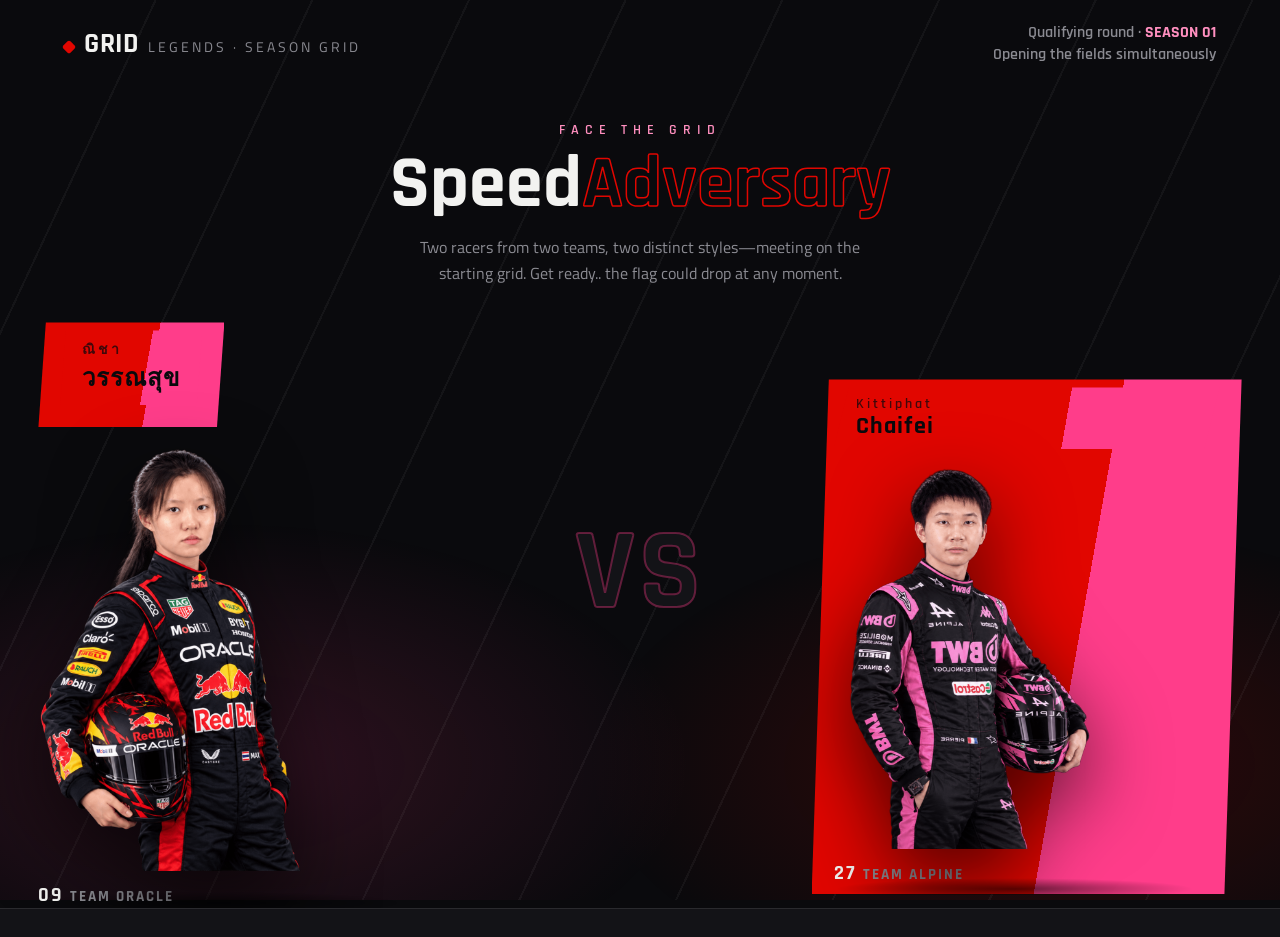
<file: index.html>
<!DOCTYPE html>
<html lang="th">
<head>
<meta charset="UTF-8">
<meta name="viewport" content="width=device-width, initial-scale=1.0">
<title>GRID LEGENDS — Race Day</title>
<link rel="preconnect" href="https://fonts.googleapis.com">
<link rel="preconnect" href="https://fonts.gstatic.com" crossorigin>
<link href="https://fonts.googleapis.com/css2?family=Rajdhani:wght@500;600;700&family=Titillium+Web:ital,wght@0,300;0,400;0,600;0,700;1,700&display=swap" rel="stylesheet">
<link rel="stylesheet" href="styles.css">
</head>
<body>

  <div class="bg-glow"></div>
  <div class="bg-stripe"></div>

  <header class="topbar">
    <div class="brand">
      <span class="dot"></span>GRID <span class="sub">LEGENDS · SEASON GRID</span>
    </div>
    <div class="season">Qualifying round · <b>SEASON 01</b><br>Opening the fields simultaneously</div>
  </header>

  <main class="hero">
    <div class="headline">
      <div class="eyebrow">FACE THE GRID</div>
      <h1>Speed<em>Adversary</em></h1>
      <p>Two racers from two teams, two distinct styles—meeting on the starting grid. Get ready.. the flag could drop at any moment.</p>
    </div>

    <div class="hero-mid">
      <div class="vs">VS</div>
      <div class="racers">

        <div class="racer left">
          <div class="nametag">
            <a class="nametag nametag-link" href="person2.html" aria-label="ดูข้อมูลส่วนตัวของ ณิชา วรรณสุข">
              <span class="first" id="name1-first">Siridara</span>
              <span class="last" id="name1-last">Boonpermphoon</span>
            </a>
          </div>
          <img src="racer-female.png" alt="D">
          <div class="racer-ground"></div>
          <div class="bib"><b>09</b>TEAM ORACLE</div>
        </div>

        <div class="racer right">
          <div class="nametag">
          <a class="nametag nametag-link" href="person1.html" aria-label="ดูข้อมูลส่วนตัวของ กิตติพัฒน์ ไชยเฟย">
              <span class="first" id="name1-first">Kittiphat</span>
              <span class="last" id="name1-last">Chaifei</span>
            </a
          </div>
          <img src="racer-male.png" alt="P">
          <div class="racer-ground"></div>
          <div class="bib"><b>27</b>TEAM ALPINE</div>
        </div>

      </div>
    </div>
  </main>

  <footer class="ticker">
    <div class="ticker-track" id="tickerTrack"></div>
  </footer>

<script src="script.js"></script>
</body>
</html>
</file>
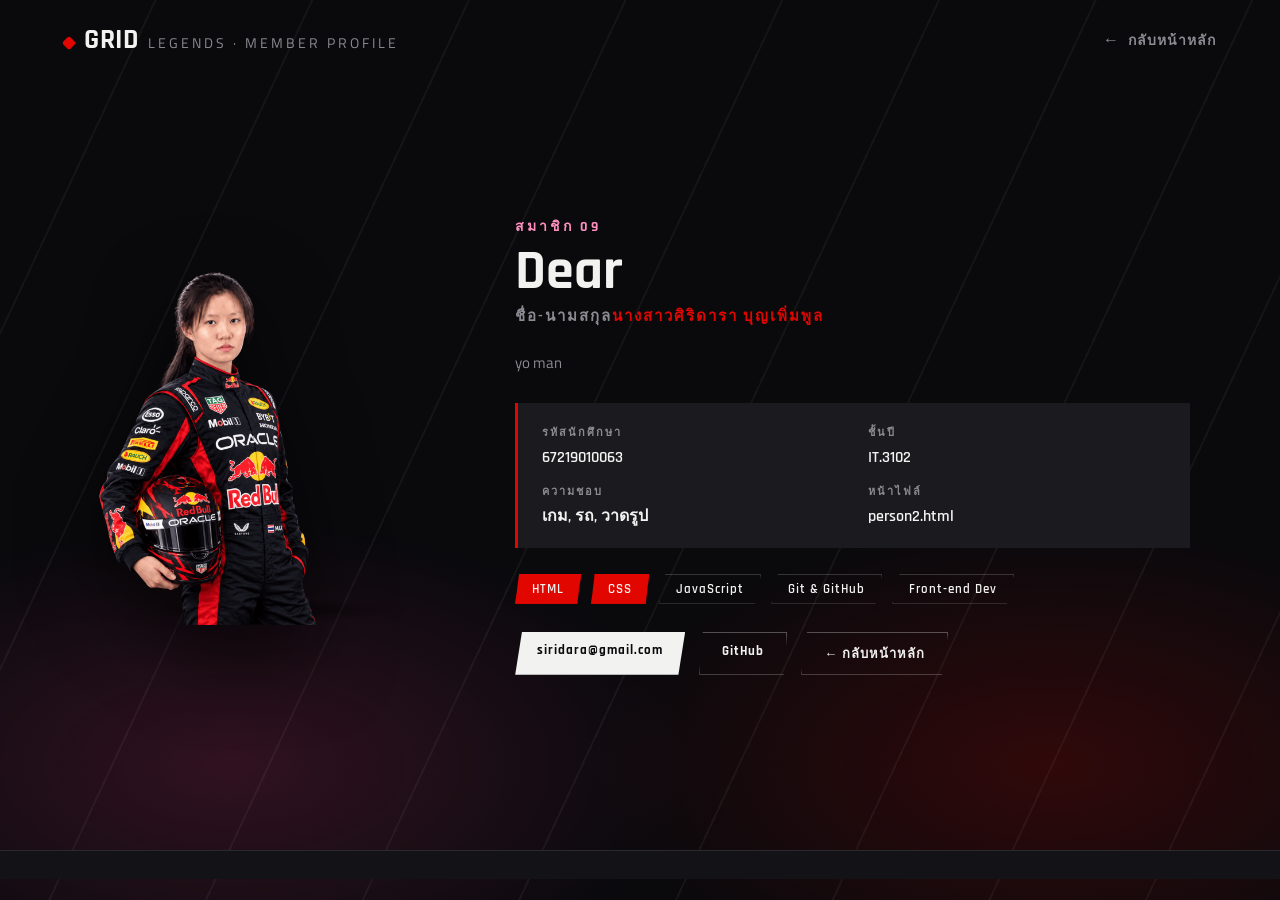
<file: person2.html>
<!DOCTYPE html>
<html lang="th">
<head>
<meta charset="UTF-8">
<meta name="viewport" content="width=device-width, initial-scale=1.0">
<title>ศิริดารา บุญเพิ่มพูล — โปรไฟล์สมาชิก</title>
<link rel="preconnect" href="https://fonts.googleapis.com">
<link rel="preconnect" href="https://fonts.gstatic.com" crossorigin>
<link href="https://fonts.googleapis.com/css2?family=Rajdhani:wght@500;600;700&family=Titillium+Web:ital,wght@0,300;0,400;0,600;0,700;1,700&display=swap" rel="stylesheet">
<link rel="stylesheet" href="styles.css">
</head>
<body>

  <div class="bg-glow"></div>
  <div class="bg-stripe"></div>

  <header class="topbar">
    <div class="brand">
      <span class="dot"></span>GRID <span class="sub">LEGENDS · MEMBER PROFILE</span>
    </div>
    <a class="back-link" href="index.html"><span class="arrow">←</span> กลับหน้าหลัก</a>
  </header>

  <main class="profile-main">
    <div class="profile-grid">

      <div class="profile-photo-wrap">
        <img src="racer-female.png" alt="รูปของธนภัทร ศักดิ์เจริญ">
        <div class="racer-ground"></div>
      </div>

      <div class="profile-card">
        <div class="profile-bib">สมาชิก 09</div>
        <h1>Dear</h1>
        <div class="profile-role">ชื่อ-นามสกุล<b>นางสาวศิริดารา บุญเพิ่มพูล</b></div>

        <p class="profile-intro">
          yo man
        </p>

        <div class="info-list">
          <div class="info-item">
            <span class="label">รหัสนักศึกษา</span>
            <span class="value">67219010063</span>
          </div>
          <div class="info-item">
            <span class="label">ชั้นปี</span>
            <span class="value">IT.3102</span>
          </div>
          <div class="info-item">
            <span class="label">ความชอบ</span>
            <span class="value">เกม, รถ, วาดรูป</span>
          </div>
          <div class="info-item">
            <span class="label">หน้าไฟล์</span>
            <span class="value">person2.html</span>
          </div>
        </div>

        <div class="skills">
          <span class="skill-tag accent">HTML</span>
          <span class="skill-tag accent">CSS</span>
          <span class="skill-tag">JavaScript</span>
          <span class="skill-tag">Git &amp; GitHub</span>
          <span class="skill-tag">Front-end Dev</span>
        </div>

        <div class="contact-row">
          <a href="mailto:thanaphat.example@email.com">siridara@gmail.com</a>
          <a class="ghost" href="https://github.com/" target="_blank" rel="noopener">GitHub</a>
          <a class="ghost" href="index.html">← กลับหน้าหลัก</a>
        </div>
      </div>

    </div>
  </main>

  <footer class="ticker">
    <div class="ticker-track" id="tickerTrack"></div>
  </footer>

<script src="script.js"></script>
</body>
</html>
</file>
<file: styles.css>
:root{
  --black: #0a0a0d;
  --black-2: #131317;
  --panel: #1a1a1f;
  --red: #e10600;
  --red-deep: #9c0700;
  --pink: #ff3d8a;
  --pink-soft: #ff8fbf;
  --white: #f2f2f0;
  --grey: #8b8b92;
  --hair: rgba(242,242,240,0.08);
}

*{ box-sizing: border-box; }
html,body{ margin:0; padding:0; }

body{
  background: var(--black);
  color: var(--white);
  font-family: 'Titillium Web', sans-serif;
  overflow-x: hidden;
  min-height: 100vh;
  position: relative;
}

/* ---------- background texture ---------- */
.bg-stripe{
  position: fixed;
  inset: 0;
  z-index: 0;
  pointer-events: none;
  background:
    repeating-linear-gradient(
      115deg,
      transparent 0px,
      transparent 140px,
      var(--hair) 140px,
      var(--hair) 142px
    );
  opacity: 0.6;
}

.bg-glow{
  position: fixed;
  inset: 0;
  z-index: 0;
  pointer-events: none;
  background:
    radial-gradient(ellipse 60% 45% at 18% 85%, rgba(255,61,138,0.16), transparent 60%),
    radial-gradient(ellipse 60% 45% at 82% 85%, rgba(225,6,0,0.18), transparent 60%);
}

/* ---------- top bar ---------- */
.topbar{
  position: relative;
  z-index: 5;
  display: flex;
  align-items: center;
  justify-content: space-between;
  padding: 22px 5vw 0;
}

.brand{
  display: flex;
  align-items: baseline;
  gap: 10px;
  font-family: 'Rajdhani', sans-serif;
  font-weight: 700;
  font-size: clamp(20px, 2.4vw, 28px);
  letter-spacing: 0.5px;
}
.brand .dot{
  width: 10px; height: 10px;
  background: var(--red);
  border-radius: 2px;
  transform: rotate(45deg);
  display: inline-block;
}
.brand span.sub{
  font-family: 'Titillium Web', sans-serif;
  font-weight: 400;
  font-size: 0.5em;
  color: var(--grey);
  letter-spacing: 3px;
}

.season{
  font-family: 'Rajdhani', sans-serif;
  font-weight: 600;
  font-size: clamp(13px, 1.4vw, 16px);
  color: var(--grey);
  text-align: right;
  line-height: 1.4;
}
.season b{ color: var(--pink-soft); }

/* ---------- hero ---------- */
.hero{
  position: relative;
  z-index: 2;
  min-height: 92vh;
  display: grid;
  grid-template-columns: 1fr;
  align-items: flex-end;
}

.hero-mid{
  position: relative;
  display: flex;
  align-items: flex-end;
  justify-content: center;
  padding-top: 4vh;
}

/* center headline block */
.headline{
  position: relative;
  z-index: 3;
  text-align: center;
  max-width: 640px;
  margin: 6vh auto 0;
  padding: 0 20px;
}
.headline .eyebrow{
  font-family: 'Rajdhani', sans-serif;
  font-weight: 600;
  font-size: 14px;
  letter-spacing: 6px;
  color: var(--pink-soft);
}
.headline h1{
  font-family: 'Rajdhani', sans-serif;
  font-weight: 700;
  font-size: clamp(38px, 6.4vw, 74px);
  line-height: 0.98;
  margin: 10px 0 14px;
  color: var(--white);
}
.headline h1 em{
  font-style: normal;
  color: transparent;
  -webkit-text-stroke: 1.5px var(--red);
}
.headline p{
  color: var(--grey);
  font-size: clamp(14px, 1.5vw, 16px);
  line-height: 1.6;
  margin: 0 auto;
  max-width: 460px;
}

.vs{
  font-family: 'Rajdhani', sans-serif;
  font-weight: 700;
  font-size: clamp(52px, 9vw, 120px);
  color: var(--black-2);
  -webkit-text-stroke: 2px rgba(255,61,138,0.35);
  position: absolute;
  top: 46%;
  left: 50%;
  transform: translate(-50%, -50%);
  z-index: 1;
  user-select: none;
  letter-spacing: 4px;
}

/* ---------- racers ---------- */
.racers{
  position: relative;
  width: 100%;
  display: flex;
  justify-content: space-between;
  align-items: flex-end;
  padding: 0 2vw;
  z-index: 3;
}

.racer{
  position: relative;
  display: flex;
  flex-direction: column;
  align-items: center;
  width: min(38vw, 430px);
}

.racer.left{ align-items: flex-start; margin-left: 1vw; }
.racer.right{ align-items: flex-end; margin-right: 1vw; }

.racer img{
  width: 100%;
  height: auto;
  display: block;
  filter: drop-shadow(0 30px 40px rgba(0,0,0,0.65));
  animation: rise 1.1s cubic-bezier(.2,.8,.2,1) both;
}
.racer.right img{ animation-name: rise-r; animation-delay: .05s; }

.racer-ground{
  position: absolute;
  bottom: -6px;
  width: 84%;
  height: 22px;
  background: radial-gradient(ellipse at center, rgba(0,0,0,0.55), transparent 70%);
  z-index: -1;
}

/* floating name tag */
.nametag{
  position: relative;
  margin-bottom: 14px;
  padding: 8px 22px;
  background: linear-gradient(100deg, var(--red) 0%, var(--red) 60%, var(--pink) 60%, var(--pink) 100%);
  clip-path: polygon(4% 0, 100% 0, 96% 100%, 0% 100%);
  animation: floaty 4.5s ease-in-out infinite, tagIn .8s cubic-bezier(.2,.8,.2,1) both;
  animation-delay: 0s, .5s;
}

/* clickable name tag -> profile page */
.nametag-link{
  display: block;
  text-decoration: none;
  cursor: pointer;
  border: none;
  font: inherit;
  transition: transform .18s ease, filter .18s ease;
}
.nametag-link:hover,
.nametag-link:focus-visible{
  transform: translateY(-4px) scale(1.03);
  filter: brightness(1.08);
}
.nametag-link:active{ transform: translateY(-1px) scale(0.99); }
.nametag-link:focus-visible{ outline: 2px solid var(--white); outline-offset: 3px; }
.nametag-link::after{
  content: 'ดูโปรไฟล์ →';
  position: absolute;
  left: 50%;
  bottom: -20px;
  transform: translateX(-50%);
  font-family: 'Rajdhani', sans-serif;
  font-size: 11px;
  font-weight: 600;
  letter-spacing: 1px;
  color: var(--pink-soft);
  opacity: 0;
  transition: opacity .18s ease;
  white-space: nowrap;
}
.nametag-link:hover::after,
.nametag-link:focus-visible::after{ opacity: 1; }
.nametag .first{
  display: block;
  font-family: 'Rajdhani', sans-serif;
  font-weight: 600;
  font-size: clamp(12px, 1.1vw, 14px);
  letter-spacing: 3px;
  color: rgba(10,10,13,0.75);
}
.nametag .last{
  display: block;
  font-family: 'Rajdhani', sans-serif;
  font-weight: 700;
  font-size: clamp(18px, 2vw, 24px);
  color: var(--black);
  letter-spacing: 1px;
  margin-top: -2px;
}

.bib{
  font-family: 'Rajdhani', sans-serif;
  font-weight: 700;
  font-size: clamp(13px, 1.3vw, 15px);
  color: var(--grey);
  margin-top: 12px;
  letter-spacing: 2px;
}
.bib b{ color: var(--white); font-size: 1.3em; margin-right: 6px; }

/* ---------- bottom ticker ---------- */
.ticker{
  position: relative;
  z-index: 4;
  border-top: 1px solid rgba(242,242,240,0.1);
  background: var(--black-2);
  overflow: hidden;
  padding: 14px 0;
}
.ticker-track{
  display: flex;
  width: max-content;
  animation: scroll 22s linear infinite;
}
.ticker-track span{
  font-family: 'Rajdhani', sans-serif;
  font-weight: 600;
  letter-spacing: 3px;
  font-size: 13px;
  color: var(--grey);
  padding: 0 26px;
  display: flex;
  align-items: center;
  gap: 10px;
  white-space: nowrap;
}
.ticker-track span::before{
  content: '';
  width: 6px; height: 6px;
  background: var(--pink);
  border-radius: 50%;
  display: inline-block;
}

/* ---------- animations ---------- */
@keyframes rise{
  from{ opacity: 0; transform: translateY(60px); }
  to{ opacity: 1; transform: translateY(0); }
}
@keyframes rise-r{
  from{ opacity: 0; transform: translateY(60px) scaleX(-1); }
  to{ opacity: 1; transform: translateY(0) scaleX(-1); }
}
.racer.right img{ transform: scaleX(-1); }

@keyframes tagIn{
  from{ opacity: 0; transform: translateY(-14px); }
  to{ opacity: 1; transform: translateY(0); }
}
@keyframes floaty{
  0%, 100%{ transform: translateY(0); }
  50%{ transform: translateY(-8px); }
}
@keyframes scroll{
  from{ transform: translateX(0); }
  to{ transform: translateX(-50%); }
}

@media (prefers-reduced-motion: reduce){
  .racer img, .nametag{ animation: none !important; }
  .ticker-track{ animation: none !important; }
}

/* ---------- responsive ---------- */
@media (max-width: 760px){
  .vs{ display: none; }
  .racers{ padding: 0 3vw; }
  .racer{ width: 46vw; }
  .headline{ margin-top: 3vh; }
  .season{ display:none; }
}

/* =========================================================
   PROFILE PAGE (person1.html / person2.html)
   ========================================================= */

.back-link{
  display: inline-flex;
  align-items: center;
  gap: 8px;
  font-family: 'Rajdhani', sans-serif;
  font-weight: 600;
  font-size: 14px;
  letter-spacing: 1px;
  color: var(--grey);
  text-decoration: none;
  transition: color .18s ease, transform .18s ease;
}
.back-link:hover{ color: var(--pink-soft); transform: translateX(-3px); }
.back-link .arrow{ font-size: 16px; }

.profile-main{
  position: relative;
  z-index: 2;
  min-height: 88vh;
  display: flex;
  align-items: center;
  padding: 4vh 6vw 6vh;
}

.profile-grid{
  display: grid;
  grid-template-columns: minmax(260px, 34%) 1fr;
  gap: 4vw;
  align-items: center;
  max-width: 1100px;
  margin: 0 auto;
  width: 100%;
}

.profile-photo-wrap{
  position: relative;
  display: flex;
  justify-content: center;
}
.profile-photo-wrap img{
  width: 100%;
  max-width: 360px;
  height: auto;
  display: block;
  filter: drop-shadow(0 30px 40px rgba(0,0,0,0.65));
  animation: rise 1.1s cubic-bezier(.2,.8,.2,1) both;
}
.profile-photo-wrap .racer-ground{
  bottom: 4px;
  width: 70%;
}

.profile-card{
  position: relative;
  animation: tagIn .8s cubic-bezier(.2,.8,.2,1) both;
  animation-delay: .15s;
}

.profile-bib{
  font-family: 'Rajdhani', sans-serif;
  font-weight: 700;
  font-size: 14px;
  letter-spacing: 3px;
  color: var(--pink-soft);
}

.profile-card h1{
  font-family: 'Rajdhani', sans-serif;
  font-weight: 700;
  font-size: clamp(34px, 5vw, 56px);
  line-height: 1.02;
  margin: 6px 0 4px;
  color: var(--white);
}

.profile-role{
  font-family: 'Rajdhani', sans-serif;
  font-weight: 600;
  font-size: 15px;
  letter-spacing: 2px;
  color: var(--grey);
  margin-bottom: 22px;
}
.profile-role b{ color: var(--red); }

.profile-intro{
  color: var(--grey);
  font-size: 15px;
  line-height: 1.75;
  max-width: 520px;
  margin-bottom: 26px;
}

.info-list{
  display: grid;
  grid-template-columns: repeat(2, minmax(140px, 1fr));
  gap: 14px 28px;
  margin-bottom: 26px;
  padding: 20px 24px;
  background: var(--panel);
  border-left: 3px solid var(--red);
}
.info-item .label{
  display: block;
  font-family: 'Rajdhani', sans-serif;
  font-weight: 600;
  font-size: 11px;
  letter-spacing: 2px;
  color: var(--grey);
  margin-bottom: 3px;
}
.info-item .value{
  font-family: 'Rajdhani', sans-serif;
  font-weight: 600;
  font-size: 16px;
  color: var(--white);
}

.skills{
  display: flex;
  flex-wrap: wrap;
  gap: 10px;
  margin-bottom: 28px;
}
.skill-tag{
  font-family: 'Rajdhani', sans-serif;
  font-weight: 600;
  font-size: 13px;
  letter-spacing: 1px;
  padding: 6px 16px;
  border: 1px solid rgba(242,242,240,0.18);
  color: var(--white);
  clip-path: polygon(6% 0, 100% 0, 94% 100%, 0% 100%);
}
.skill-tag.accent{
  background: var(--red);
  border-color: var(--red);
}

.contact-row{
  display: flex;
  flex-wrap: wrap;
  gap: 14px;
}
.contact-row a{
  font-family: 'Rajdhani', sans-serif;
  font-weight: 700;
  font-size: 13px;
  letter-spacing: 1px;
  color: var(--black);
  background: var(--white);
  padding: 10px 22px;
  text-decoration: none;
  clip-path: polygon(4% 0, 100% 0, 96% 100%, 0% 100%);
  transition: transform .18s ease, background .18s ease;
}
.contact-row a:hover{ background: var(--pink-soft); transform: translateY(-2px); }
.contact-row a.ghost{
  background: transparent;
  color: var(--white);
  border: 1px solid rgba(242,242,240,0.3);
}
.contact-row a.ghost:hover{ background: rgba(242,242,240,0.08); }

@media (max-width: 760px){
  .profile-grid{
    grid-template-columns: 1fr;
    text-align: center;
    gap: 24px;
  }
  .info-list{ grid-template-columns: 1fr 1fr; }
  .skills, .contact-row{ justify-content: center; }
  .profile-intro{ margin-left: auto; margin-right: auto; }
}
</file>
